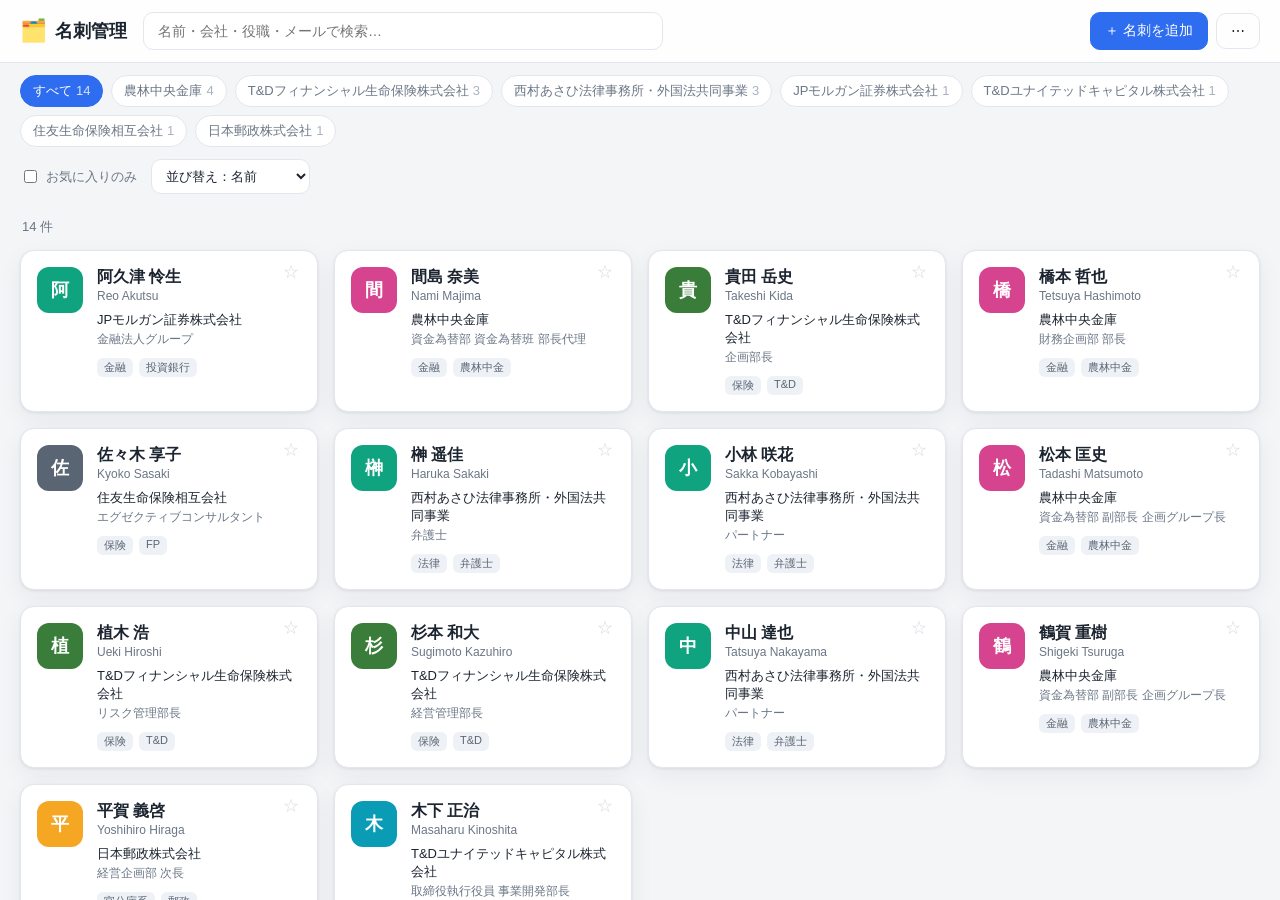
<file: index.html>
<!DOCTYPE html>
<html lang="ja">
<head>
  <meta charset="utf-8" />
  <meta http-equiv="refresh" content="0; url=./meishi/" />
  <title>名刺管理</title>
</head>
<body style="font-family:sans-serif;padding:40px;text-align:center">
  名刺管理アプリへ移動します…
  <p><a href="./meishi/">自動で開かない場合はこちらをタップ</a></p>
</body>
</html>
</file>
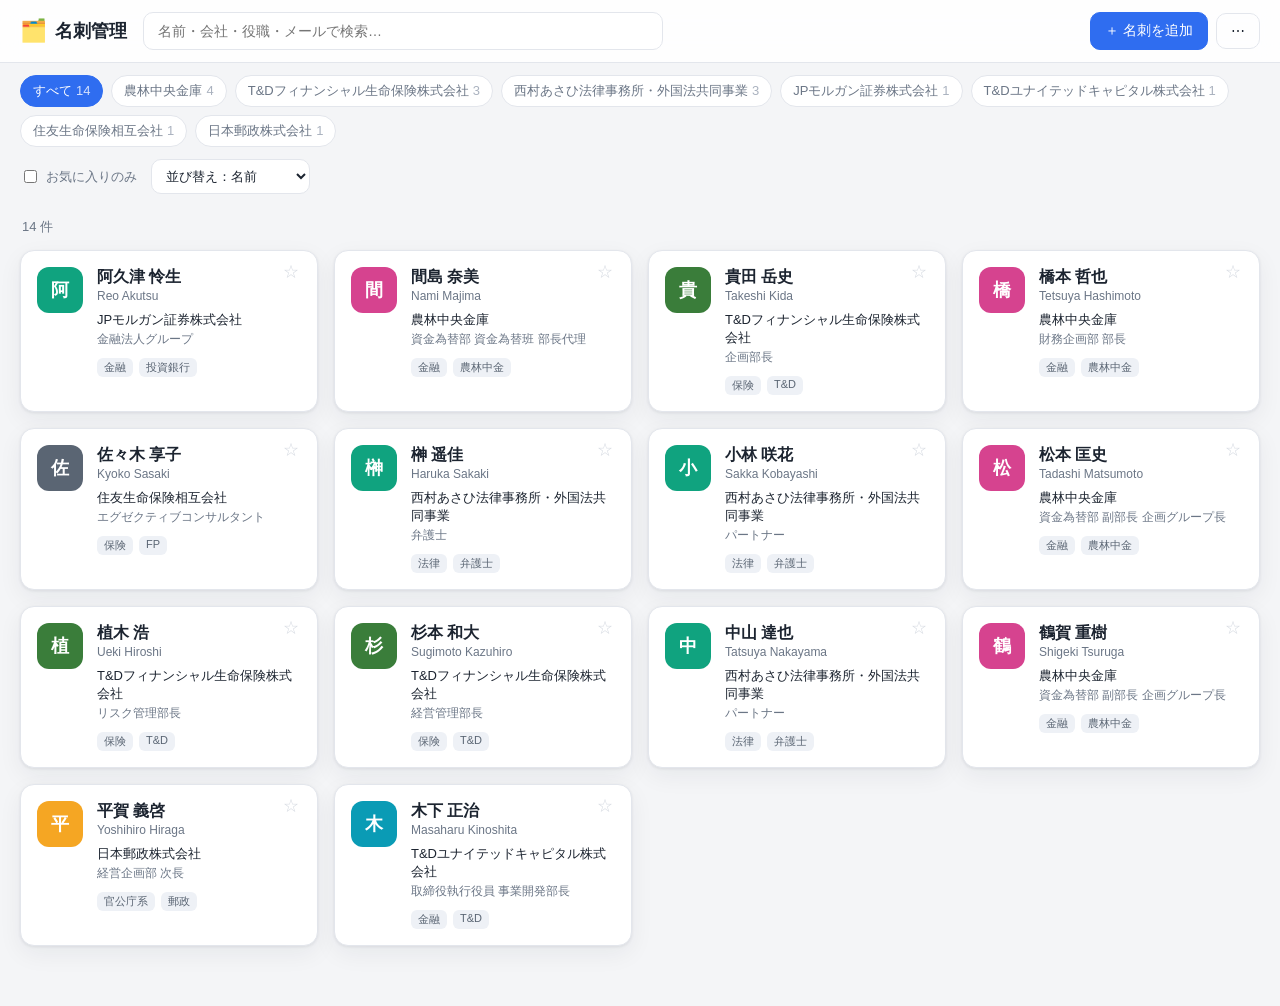
<file: meishi/index.html>
<!DOCTYPE html>
<html lang="ja">
<head>
  <meta charset="UTF-8" />
  <meta name="viewport" content="width=device-width, initial-scale=1.0" />
  <title>名刺管理 — Meishi</title>
  <link rel="stylesheet" href="app.css" />
</head>
<body>
  <header class="topbar">
    <div class="brand">
      <span class="logo">🗂️</span>
      <h1>名刺管理</h1>
    </div>
    <div class="search">
      <input id="search" type="search" placeholder="名前・会社・役職・メールで検索…" autocomplete="off" />
    </div>
    <div class="actions">
      <button id="addBtn" class="btn primary">＋ 名刺を追加</button>
      <div class="menu">
        <button id="menuBtn" class="btn ghost" aria-label="メニュー">⋯</button>
        <div id="menuPanel" class="menu-panel hidden">
          <button id="exportBtn">バックアップを書き出す（JSON）</button>
          <button id="importBtn">バックアップを読み込む（JSON）</button>
          <button id="resetBtn" class="danger">サンプルデータに戻す</button>
        </div>
      </div>
    </div>
  </header>

  <nav class="filters">
    <div id="companyChips" class="chips"></div>
    <div class="toolbar">
      <label class="fav-toggle">
        <input type="checkbox" id="favOnly" /> お気に入りのみ
      </label>
      <select id="sort">
        <option value="name">並び替え：名前</option>
        <option value="company">並び替え：会社</option>
        <option value="recent">並び替え：最近追加</option>
      </select>
    </div>
  </nav>

  <main>
    <div id="count" class="count"></div>
    <div id="grid" class="grid"></div>
    <div id="empty" class="empty hidden">
      <p>該当する名刺がありません。</p>
    </div>
  </main>

  <!-- 詳細モーダル -->
  <div id="detailModal" class="modal hidden">
    <div class="modal-backdrop" data-close></div>
    <div class="modal-card detail">
      <button class="modal-close" data-close aria-label="閉じる">×</button>
      <div id="detailBody"></div>
      <div class="detail-actions">
        <button id="detailEdit" class="btn">編集</button>
        <button id="detailDelete" class="btn danger">削除</button>
      </div>
    </div>
  </div>

  <!-- 編集／追加モーダル -->
  <div id="formModal" class="modal hidden">
    <div class="modal-backdrop" data-close></div>
    <div class="modal-card">
      <button class="modal-close" data-close aria-label="閉じる">×</button>
      <h2 id="formTitle">名刺を追加</h2>
      <form id="cardForm">
        <div class="form-grid">
          <label>氏名（日本語）<input name="nameJa" required /></label>
          <label>Name (English)<input name="nameEn" /></label>
          <label>会社名（日本語）<input name="companyJa" /></label>
          <label>Company (English)<input name="companyEn" /></label>
          <label>役職（日本語）<input name="titleJa" /></label>
          <label>Title (English)<input name="titleEn" /></label>
          <label>部署（日本語）<input name="departmentJa" /></label>
          <label>Department (English)<input name="departmentEn" /></label>
          <label class="full">資格・メンバーシップ<input name="qualifications" /></label>
          <label>メール<input name="email" type="email" /></label>
          <label>Webサイト<input name="website" /></label>
          <label>電話<input name="phone" /></label>
          <label>電話（その他）<input name="phoneSub" /></label>
          <label>携帯<input name="mobile" /></label>
          <label>FAX<input name="fax" /></label>
          <label>郵便番号<input name="postalCode" /></label>
          <label class="full">住所（日本語）<input name="addressJa" /></label>
          <label class="full">Address (English)<input name="addressEn" /></label>
          <label class="full">タグ（カンマ区切り）<input name="tags" placeholder="金融, 弁護士" /></label>
          <label class="full">メモ<textarea name="notes" rows="2"></textarea></label>
        </div>
        <div class="form-actions">
          <button type="button" class="btn ghost" data-close>キャンセル</button>
          <button type="submit" class="btn primary">保存</button>
        </div>
      </form>
    </div>
  </div>

  <input type="file" id="importFile" accept="application/json,.json" class="hidden" />

  <script src="cards.seed.js"></script>
  <script src="app.js"></script>
</body>
</html>
</file>
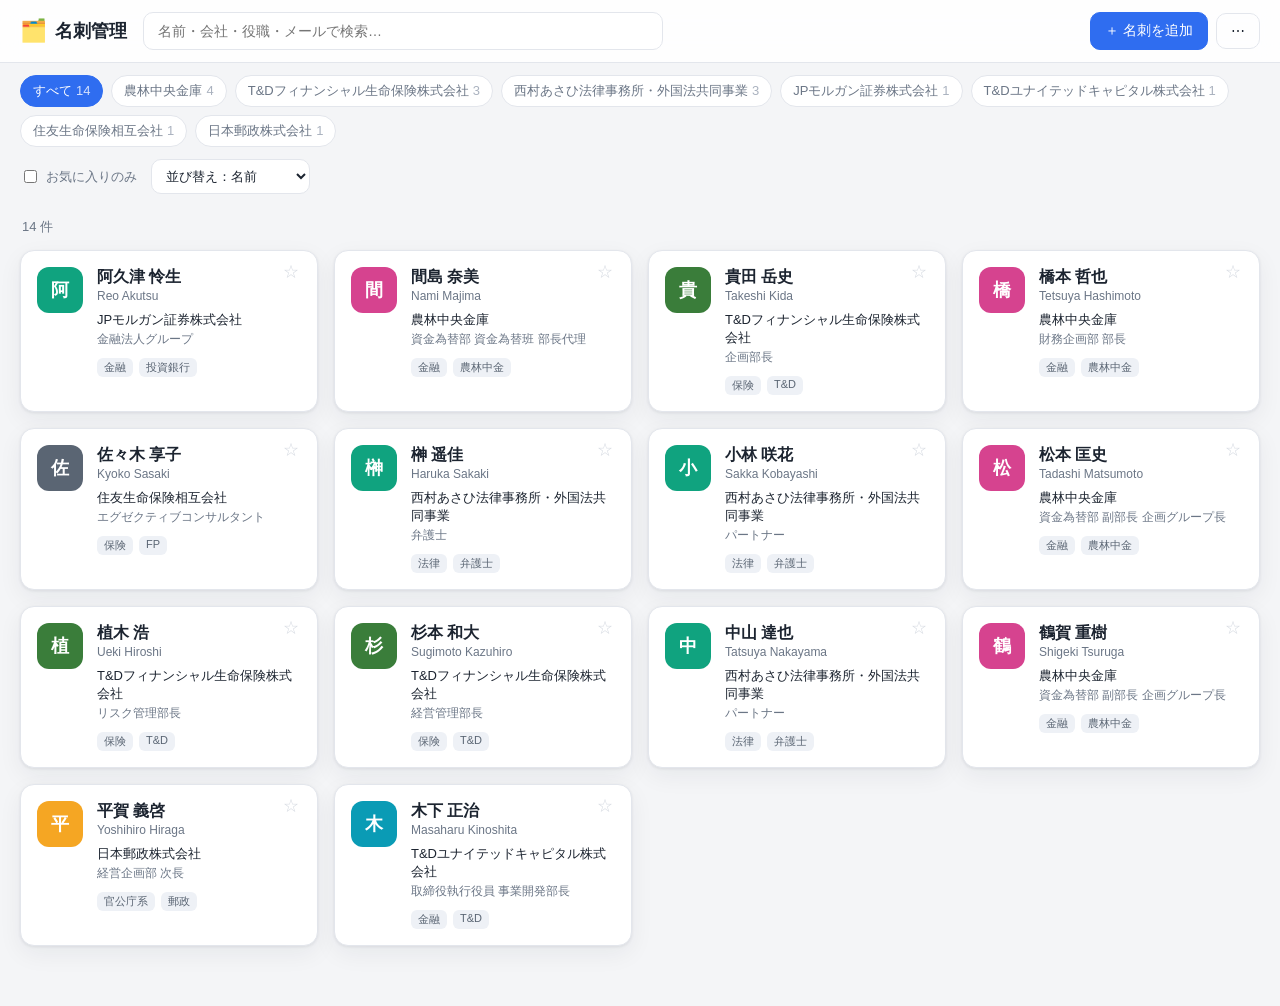
<file: meishi/standalone.html>
<!DOCTYPE html>
<html lang="ja">
<head>
  <meta charset="UTF-8" />
  <meta name="viewport" content="width=device-width, initial-scale=1.0" />
  <title>名刺管理 — Meishi</title>
  <!-- 単一ファイル版: このファイル1つで動きます。ブラウザで開くだけ。 -->
  <style>
:root {
  --bg: #f4f5f7;
  --surface: #ffffff;
  --ink: #1c2430;
  --muted: #6b7686;
  --line: #e3e6ec;
  --brand: #2f6df0;
  --brand-ink: #1b4fc0;
  --danger: #d8443c;
  --radius: 14px;
  --shadow: 0 1px 3px rgba(20,30,50,.08), 0 8px 24px rgba(20,30,50,.06);
  font-family: -apple-system, BlinkMacSystemFont, "Hiragino Kaku Gothic ProN",
    "Hiragino Sans", "Yu Gothic", Meiryo, sans-serif;
}

* { box-sizing: border-box; }
body {
  margin: 0;
  background: var(--bg);
  color: var(--ink);
  -webkit-font-smoothing: antialiased;
}

/* ---- Top bar ---- */
.topbar {
  position: sticky; top: 0; z-index: 20;
  display: flex; align-items: center; gap: 16px;
  padding: 12px 20px;
  background: rgba(255,255,255,.85);
  backdrop-filter: saturate(180%) blur(12px);
  border-bottom: 1px solid var(--line);
}
.brand { display: flex; align-items: center; gap: 8px; }
.brand .logo { font-size: 22px; }
.brand h1 { font-size: 18px; margin: 0; white-space: nowrap; }
.search { flex: 1; }
.search input {
  width: 100%; max-width: 520px;
  padding: 10px 14px; border: 1px solid var(--line);
  border-radius: 10px; font-size: 14px; background: var(--surface);
}
.search input:focus { outline: 2px solid var(--brand); border-color: transparent; }
.actions { display: flex; align-items: center; gap: 8px; position: relative; }

/* ---- Buttons ---- */
.btn {
  border: 1px solid var(--line); background: var(--surface);
  color: var(--ink); padding: 9px 14px; border-radius: 10px;
  font-size: 14px; cursor: pointer; white-space: nowrap;
}
.btn:hover { border-color: #c7ccd6; }
.btn.primary { background: var(--brand); border-color: var(--brand); color: #fff; }
.btn.primary:hover { background: var(--brand-ink); }
.btn.ghost { background: transparent; }
.btn.danger { color: var(--danger); border-color: #f0c6c3; }
.btn.danger:hover { background: #fff0ef; }

.menu { position: relative; }
.menu-panel {
  position: absolute; right: 0; top: 44px;
  background: var(--surface); border: 1px solid var(--line);
  border-radius: 12px; box-shadow: var(--shadow);
  display: flex; flex-direction: column; min-width: 240px; overflow: hidden;
}
.menu-panel button {
  text-align: left; background: none; border: none; padding: 12px 16px;
  font-size: 14px; cursor: pointer; color: var(--ink);
}
.menu-panel button:hover { background: #f3f5f9; }
.menu-panel button.danger { color: var(--danger); }

/* ---- Filters ---- */
.filters {
  display: flex; align-items: center; justify-content: space-between;
  gap: 12px; padding: 12px 20px; flex-wrap: wrap;
}
.chips { display: flex; gap: 8px; flex-wrap: wrap; }
.chip {
  border: 1px solid var(--line); background: var(--surface);
  padding: 6px 12px; border-radius: 999px; font-size: 13px; cursor: pointer;
  color: var(--muted);
}
.chip .n { color: #aab2bf; margin-left: 4px; font-variant-numeric: tabular-nums; }
.chip.active { background: var(--brand); border-color: var(--brand); color: #fff; }
.chip.active .n { color: rgba(255,255,255,.8); }
.toolbar { display: flex; align-items: center; gap: 14px; }
.fav-toggle { font-size: 13px; color: var(--muted); display: flex; align-items: center; gap: 6px; cursor: pointer; }
.toolbar select {
  padding: 8px 10px; border: 1px solid var(--line); border-radius: 10px;
  font-size: 13px; background: var(--surface); color: var(--ink);
}

/* ---- Grid ---- */
main { padding: 8px 20px 60px; }
.count { color: var(--muted); font-size: 13px; margin: 4px 2px 14px; }
.grid {
  display: grid; gap: 16px;
  grid-template-columns: repeat(auto-fill, minmax(280px, 1fr));
}
.card {
  position: relative; background: var(--surface); border: 1px solid var(--line);
  border-radius: var(--radius); padding: 16px; cursor: pointer;
  box-shadow: var(--shadow); transition: transform .08s ease, box-shadow .15s ease;
  display: flex; gap: 14px; align-items: flex-start;
}
.card:hover { transform: translateY(-2px); box-shadow: 0 4px 10px rgba(20,30,50,.1), 0 16px 32px rgba(20,30,50,.08); }
.avatar {
  flex: 0 0 auto; width: 46px; height: 46px; border-radius: 12px;
  display: grid; place-items: center; color: #fff; font-weight: 700; font-size: 18px;
}
.card-main { min-width: 0; flex: 1; }
.card .name { font-size: 16px; font-weight: 700; }
.card .name-en { font-size: 12px; color: var(--muted); margin-top: 1px; }
.card .company { font-size: 13px; margin-top: 8px; color: var(--ink); }
.card .title { font-size: 12px; color: var(--muted); margin-top: 2px;
  overflow: hidden; text-overflow: ellipsis; white-space: nowrap; }
.card .tags { margin-top: 10px; display: flex; gap: 6px; flex-wrap: wrap; }
.tag { font-size: 11px; background: #eef1f6; color: #5a6573; border-radius: 6px; padding: 2px 7px; }
.fav-star {
  position: absolute; top: 12px; right: 12px; font-size: 16px;
  background: none; border: none; cursor: pointer; color: #d8dce3; line-height: 1;
}
.fav-star.on { color: #f5a623; }

.empty { text-align: center; color: var(--muted); padding: 60px 0; }

/* ---- Modal ---- */
.modal { position: fixed; inset: 0; z-index: 50; display: grid; place-items: center; padding: 20px; }
.modal-backdrop { position: absolute; inset: 0; background: rgba(15,22,33,.45); }
.modal-card {
  position: relative; background: var(--surface); border-radius: 16px;
  box-shadow: 0 20px 60px rgba(0,0,0,.3); width: min(640px, 100%);
  max-height: 88vh; overflow: auto; padding: 24px;
}
.modal-close {
  position: absolute; top: 12px; right: 14px; border: none; background: none;
  font-size: 24px; color: var(--muted); cursor: pointer; line-height: 1;
}
.modal-card h2 { margin: 0 0 16px; font-size: 18px; }

/* detail */
.detail-head { display: flex; gap: 16px; align-items: flex-start; margin-bottom: 8px; }
.detail-head .avatar { width: 58px; height: 58px; font-size: 22px; border-radius: 14px; }
.detail-head .name { font-size: 22px; font-weight: 700; }
.detail-head .name-en { color: var(--muted); font-size: 14px; }
.detail-head .company { margin-top: 6px; font-weight: 600; }
.detail-head .company-en { color: var(--muted); font-size: 13px; }
.detail-head .title { color: var(--muted); font-size: 14px; margin-top: 4px; }
.detail dl { display: grid; grid-template-columns: 92px 1fr; gap: 8px 14px; margin: 18px 0 0; }
.detail dt { color: var(--muted); font-size: 13px; }
.detail dd { margin: 0; font-size: 14px; word-break: break-word; }
.detail dd a { color: var(--brand); text-decoration: none; }
.detail dd a:hover { text-decoration: underline; }
.detail .qual { font-size: 13px; }
.detail-actions { display: flex; justify-content: flex-end; gap: 8px; margin-top: 24px;
  border-top: 1px solid var(--line); padding-top: 16px; }
.detail .pair { display: block; }
.detail .pair .en { color: var(--muted); font-size: 12px; }

/* form */
.form-grid { display: grid; grid-template-columns: 1fr 1fr; gap: 12px 16px; }
.form-grid label { display: flex; flex-direction: column; font-size: 12px; color: var(--muted); gap: 5px; }
.form-grid label.full { grid-column: 1 / -1; }
.form-grid input, .form-grid textarea {
  border: 1px solid var(--line); border-radius: 9px; padding: 9px 11px;
  font-size: 14px; color: var(--ink); font-family: inherit; background: #fff;
}
.form-grid input:focus, .form-grid textarea:focus { outline: 2px solid var(--brand); border-color: transparent; }
.form-actions { display: flex; justify-content: flex-end; gap: 8px; margin-top: 20px; }

.hidden { display: none !important; }

@media (max-width: 560px) {
  .brand h1 { display: none; }
  .form-grid { grid-template-columns: 1fr; }
  .topbar { flex-wrap: wrap; }
  .search { order: 3; flex-basis: 100%; }
}

</style>
</head>
<body>
  <header class="topbar">
    <div class="brand">
      <span class="logo">🗂️</span>
      <h1>名刺管理</h1>
    </div>
    <div class="search">
      <input id="search" type="search" placeholder="名前・会社・役職・メールで検索…" autocomplete="off" />
    </div>
    <div class="actions">
      <button id="addBtn" class="btn primary">＋ 名刺を追加</button>
      <div class="menu">
        <button id="menuBtn" class="btn ghost" aria-label="メニュー">⋯</button>
        <div id="menuPanel" class="menu-panel hidden">
          <button id="exportBtn">バックアップを書き出す（JSON）</button>
          <button id="importBtn">バックアップを読み込む（JSON）</button>
          <button id="resetBtn" class="danger">サンプルデータに戻す</button>
        </div>
      </div>
    </div>
  </header>

  <nav class="filters">
    <div id="companyChips" class="chips"></div>
    <div class="toolbar">
      <label class="fav-toggle">
        <input type="checkbox" id="favOnly" /> お気に入りのみ
      </label>
      <select id="sort">
        <option value="name">並び替え：名前</option>
        <option value="company">並び替え：会社</option>
        <option value="recent">並び替え：最近追加</option>
      </select>
    </div>
  </nav>

  <main>
    <div id="count" class="count"></div>
    <div id="grid" class="grid"></div>
    <div id="empty" class="empty hidden">
      <p>該当する名刺がありません。</p>
    </div>
  </main>

  <!-- 詳細モーダル -->
  <div id="detailModal" class="modal hidden">
    <div class="modal-backdrop" data-close></div>
    <div class="modal-card detail">
      <button class="modal-close" data-close aria-label="閉じる">×</button>
      <div id="detailBody"></div>
      <div class="detail-actions">
        <button id="detailEdit" class="btn">編集</button>
        <button id="detailDelete" class="btn danger">削除</button>
      </div>
    </div>
  </div>

  <!-- 編集／追加モーダル -->
  <div id="formModal" class="modal hidden">
    <div class="modal-backdrop" data-close></div>
    <div class="modal-card">
      <button class="modal-close" data-close aria-label="閉じる">×</button>
      <h2 id="formTitle">名刺を追加</h2>
      <form id="cardForm">
        <div class="form-grid">
          <label>氏名（日本語）<input name="nameJa" required /></label>
          <label>Name (English)<input name="nameEn" /></label>
          <label>会社名（日本語）<input name="companyJa" /></label>
          <label>Company (English)<input name="companyEn" /></label>
          <label>役職（日本語）<input name="titleJa" /></label>
          <label>Title (English)<input name="titleEn" /></label>
          <label>部署（日本語）<input name="departmentJa" /></label>
          <label>Department (English)<input name="departmentEn" /></label>
          <label class="full">資格・メンバーシップ<input name="qualifications" /></label>
          <label>メール<input name="email" type="email" /></label>
          <label>Webサイト<input name="website" /></label>
          <label>電話<input name="phone" /></label>
          <label>電話（その他）<input name="phoneSub" /></label>
          <label>携帯<input name="mobile" /></label>
          <label>FAX<input name="fax" /></label>
          <label>郵便番号<input name="postalCode" /></label>
          <label class="full">住所（日本語）<input name="addressJa" /></label>
          <label class="full">Address (English)<input name="addressEn" /></label>
          <label class="full">タグ（カンマ区切り）<input name="tags" placeholder="金融, 弁護士" /></label>
          <label class="full">メモ<textarea name="notes" rows="2"></textarea></label>
        </div>
        <div class="form-actions">
          <button type="button" class="btn ghost" data-close>キャンセル</button>
          <button type="submit" class="btn primary">保存</button>
        </div>
      </form>
    </div>
  </div>

  <input type="file" id="importFile" accept="application/json,.json" class="hidden" />

  <script>
// 初期サンプルデータ（受け取った名刺をデジタル化したもの）。
// 日英が表裏セットの名刺は、JA / EN の両フィールドにまとめています。
// このファイルは「サンプルに戻す」操作の元データとしても使われます。
window.MEISHI_SEED = [
  {
    nameJa: "中山 達也", nameEn: "Tatsuya Nakayama",
    companyJa: "西村あさひ法律事務所・外国法共同事業",
    companyEn: "Nishimura & Asahi (Gaikokuho Kyodo Jigyo)",
    titleJa: "パートナー", titleEn: "Partner",
    departmentJa: "", departmentEn: "",
    qualifications: "弁護士・ニューヨーク州弁護士 / Attorney-at-Law, Admitted in Japan & New York",
    email: "ta.nakayama@nishimura.com",
    phone: "03-6250-6347", phoneSub: "03-6250-6200（代表）", fax: "03-6250-7200", mobile: "",
    postalCode: "100-8124",
    addressJa: "東京都千代田区大手町1-1-2 大手門タワー",
    addressEn: "Otemon Tower, 1-1-2 Otemachi, Chiyoda-ku, Tokyo 100-8124, Japan",
    website: "https://www.nishimura.com/",
    tags: ["法律", "弁護士"], notes: "", favorite: false
  },
  {
    nameJa: "小林 咲花", nameEn: "Sakka Kobayashi",
    companyJa: "西村あさひ法律事務所・外国法共同事業",
    companyEn: "Nishimura & Asahi (Gaikokuho Kyodo Jigyo)",
    titleJa: "パートナー", titleEn: "Partner",
    departmentJa: "", departmentEn: "",
    qualifications: "弁護士（日本、ニューヨーク州及びテキサス州） / Attorney-at-Law, Admitted in Japan, New York & Texas",
    email: "s.kobayashi@nishimura.com",
    phone: "03-6250-6605", phoneSub: "03-6250-6200（代表）", fax: "03-6250-7200", mobile: "",
    postalCode: "100-8124",
    addressJa: "東京都千代田区大手町1-1-2 大手門タワー",
    addressEn: "Otemon Tower, 1-1-2 Otemachi, Chiyoda-ku, Tokyo 100-8124, Japan",
    website: "https://www.nishimura.com/",
    tags: ["法律", "弁護士"], notes: "", favorite: false
  },
  {
    nameJa: "榊 遥佳", nameEn: "Haruka Sakaki",
    companyJa: "西村あさひ法律事務所・外国法共同事業",
    companyEn: "Nishimura & Asahi (Gaikokuho Kyodo Jigyo)",
    titleJa: "弁護士", titleEn: "Attorney-at-Law",
    departmentJa: "", departmentEn: "",
    qualifications: "",
    email: "h.sakaki@nishimura.com",
    phone: "03-6250-7561（直通）", phoneSub: "", fax: "", mobile: "",
    postalCode: "100-8124",
    addressJa: "東京都千代田区大手町1-1-2 大手門タワー",
    addressEn: "Otemon Tower, 1-1-2 Otemachi, Chiyoda-ku, Tokyo 100-8124, Japan",
    website: "https://www.nishimura.com/",
    tags: ["法律", "弁護士"], notes: "", favorite: false
  },
  {
    nameJa: "佐々木 享子", nameEn: "Kyoko Sasaki",
    companyJa: "住友生命保険相互会社",
    companyEn: "Sumitomo Life Insurance Company",
    titleJa: "エグゼクティブコンサルタント", titleEn: "",
    departmentJa: "東京本社すみれい事業部 FP営業課", departmentEn: "",
    qualifications: "2級ファイナンシャル・プランニング技能士 / 2025年度MDRT成績資格終身会員 / Court of the Table 会員",
    email: "sasaki-kyouko@sumisei.jp",
    phone: "03-3588-0601", phoneSub: "03-3588-0602", fax: "03-3588-0726", mobile: "",
    postalCode: "",
    addressJa: "東京都港区赤坂3-3-3 住友生命赤坂ビル3F",
    addressEn: "",
    website: "",
    tags: ["保険", "FP"], notes: "日本語名刺のみ受領。", favorite: false
  },
  {
    nameJa: "植木 浩", nameEn: "Ueki Hiroshi",
    companyJa: "T&Dフィナンシャル生命保険株式会社",
    companyEn: "T&D Financial Life Insurance Company",
    titleJa: "リスク管理部長", titleEn: "Senior Manager",
    departmentJa: "保険計理人", departmentEn: "Risk Management Division",
    qualifications: "FIAJ / 日本アクチュアリー会正会員 / 公認内部監査人（CIA） / 公認情報システム監査人（CISA）",
    email: "ueki.hiroshi@tdf-life.co.jp",
    phone: "050-1730-9403", phoneSub: "", fax: "", mobile: "",
    postalCode: "105-0023",
    addressJa: "東京都港区芝浦1-1-1",
    addressEn: "1-1-1, Shibaura, Minato-ku, Tokyo, 105-0023, Japan",
    website: "https://www.tdf-life.co.jp/",
    tags: ["保険", "T&D"], notes: "", favorite: false
  },
  {
    nameJa: "杉本 和大", nameEn: "Sugimoto Kazuhiro",
    companyJa: "T&Dフィナンシャル生命保険株式会社",
    companyEn: "T&D Financial Life Insurance Company",
    titleJa: "経営管理部長", titleEn: "General Manager",
    departmentJa: "", departmentEn: "Finance & Accounting Department",
    qualifications: "F.I.A.J. / 日本アクチュアリー会正会員",
    email: "sugimoto.kazuhiro@tdf-life.co.jp",
    phone: "03-6745-6812", phoneSub: "", fax: "", mobile: "050-1730-9414（直通）",
    postalCode: "105-0023",
    addressJa: "東京都港区芝浦1-1-1",
    addressEn: "1-1-1, Shibaura, Minato-ku, Tokyo 105-0023, Japan",
    website: "https://www.tdf-life.co.jp/",
    tags: ["保険", "T&D"], notes: "", favorite: false
  },
  {
    nameJa: "貴田 岳史", nameEn: "Takeshi Kida",
    companyJa: "T&Dフィナンシャル生命保険株式会社",
    companyEn: "T&D Financial Life Insurance Company",
    titleJa: "企画部長", titleEn: "",
    departmentJa: "", departmentEn: "",
    qualifications: "",
    email: "kida.takeshi.30@tdf-life.co.jp",
    phone: "03-6745-6808", phoneSub: "", fax: "", mobile: "",
    postalCode: "105-0023",
    addressJa: "東京都港区芝浦1丁目1番1号",
    addressEn: "",
    website: "https://www.tdf-life.co.jp/",
    tags: ["保険", "T&D"], notes: "日本語名刺のみ受領。", favorite: false
  },
  {
    nameJa: "木下 正治", nameEn: "Masaharu Kinoshita",
    companyJa: "T&Dユナイテッドキャピタル株式会社",
    companyEn: "T&D United Capital Co., Ltd",
    titleJa: "取締役執行役員 事業開発部長", titleEn: "Board Director and Executive Officer",
    departmentJa: "", departmentEn: "Managing Director and Head of Business Development",
    qualifications: "CMA",
    email: "masaharu.kinoshita@tduc.co.jp",
    phone: "03-3272-6864", phoneSub: "masaharu.kinoshita@td-holdings.co.jp（メール）", fax: "", mobile: "050-3628-7117",
    postalCode: "103-6031",
    addressJa: "東京都中央区日本橋2丁目7番1号",
    addressEn: "7-1, Nohonbashi 2-chome, Chuo-ku, Tokyo 103-6031, Japan",
    website: "",
    tags: ["金融", "T&D"], notes: "", favorite: false
  },
  {
    nameJa: "松本 匡史", nameEn: "Tadashi Matsumoto",
    companyJa: "農林中央金庫",
    companyEn: "The Norinchukin Bank",
    titleJa: "資金為替部 副部長 企画グループ長", titleEn: "Global Co-Head of Treasury & Forex Division",
    departmentJa: "資金為替部", departmentEn: "Treasury & Forex Division",
    qualifications: "",
    email: "tadashi_matsumoto@nochubank.or.jp",
    phone: "050-3123-5551", phoneSub: "", fax: "", mobile: "",
    postalCode: "100-8155",
    addressJa: "東京都千代田区大手町1-2-1 Otemachi One タワー",
    addressEn: "1-2-1, Otemachi, Chiyoda-ku, Tokyo, 100-8155, Japan",
    website: "https://www.nochubank.or.jp/",
    tags: ["金融", "農林中金"], notes: "", favorite: false
  },
  {
    nameJa: "間島 奈美", nameEn: "Nami Majima",
    companyJa: "農林中央金庫",
    companyEn: "The Norinchukin Bank",
    titleJa: "資金為替部 資金為替班 部長代理", titleEn: "Senior Manager, Money Markets & Forex",
    departmentJa: "グローバル・インベストメンツ本部", departmentEn: "Treasury & Forex Division, Global Investments",
    qualifications: "",
    email: "n-majima@nochubank.or.jp",
    phone: "03-6362-7106", phoneSub: "", fax: "", mobile: "",
    postalCode: "100-8155",
    addressJa: "東京都千代田区大手町一丁目2番1号 Otemachi One タワー",
    addressEn: "2-1, Otemachi 1-chome, Chiyoda-ku, Tokyo 100-8155, Japan",
    website: "https://www.nochubank.or.jp/",
    tags: ["金融", "農林中金"], notes: "", favorite: false
  },
  {
    nameJa: "橋本 哲也", nameEn: "Tetsuya Hashimoto",
    companyJa: "農林中央金庫",
    companyEn: "The Norinchukin Bank",
    titleJa: "財務企画部 部長", titleEn: "General Manager",
    departmentJa: "財務企画部", departmentEn: "Financial Planning and Control Division",
    qualifications: "",
    email: "t-hashimoto@nochubank.or.jp",
    phone: "050-3123-5622", phoneSub: "", fax: "", mobile: "",
    postalCode: "100-8155",
    addressJa: "東京都千代田区大手町1-2-1 Otemachi One タワー",
    addressEn: "1-2-1, Otemachi, Chiyoda-ku, Tokyo, 100-8155, Japan",
    website: "https://www.nochubank.or.jp/",
    tags: ["金融", "農林中金"], notes: "", favorite: false
  },
  {
    nameJa: "鶴賀 重樹", nameEn: "Shigeki Tsuruga",
    companyJa: "農林中央金庫",
    companyEn: "The Norinchukin Bank",
    titleJa: "資金為替部 副部長 企画グループ長", titleEn: "Global Head of Treasury & Forex Division",
    departmentJa: "資金為替部", departmentEn: "Treasury & Forex Division",
    qualifications: "",
    email: "stsuruga@nochubank.or.jp",
    phone: "050-3853-0271", phoneSub: "", fax: "", mobile: "",
    postalCode: "100-8155",
    addressJa: "東京都千代田区大手町一丁目2番1号 Otemachi One タワー",
    addressEn: "2-1, Otemachi 1-chome, Chiyoda-ku, Tokyo 100-8155, Japan",
    website: "https://www.nochubank.or.jp/",
    tags: ["金融", "農林中金"], notes: "", favorite: false
  },
  {
    nameJa: "阿久津 怜生", nameEn: "Reo Akutsu",
    companyJa: "JPモルガン証券株式会社",
    companyEn: "JPMorgan Securities Japan Co., Ltd.",
    titleJa: "金融法人グループ", titleEn: "Financial Institutions Group",
    departmentJa: "投資銀行本部 投資銀行部", departmentEn: "Investment Banking, Investment Banking Division",
    qualifications: "",
    email: "reo.akutsu@jpmorgan.com",
    phone: "03-6736-1204", phoneSub: "", fax: "", mobile: "",
    postalCode: "100-6432",
    addressJa: "東京都千代田区丸の内2丁目7番3号 東京ビルディング",
    addressEn: "Tokyo Building, 7-3, Marunouchi 2-chome, Chiyoda-ku, Tokyo 100-6432",
    website: "https://www.jpmorgan.com/",
    tags: ["金融", "投資銀行"], notes: "", favorite: false
  },
  {
    nameJa: "平賀 義啓", nameEn: "Yoshihiro Hiraga",
    companyJa: "日本郵政株式会社",
    companyEn: "Japan Post Holdings Co., Ltd.",
    titleJa: "経営企画部 次長", titleEn: "",
    departmentJa: "経営企画部", departmentEn: "",
    qualifications: "",
    email: "yoshihiro.hiraga.xr@jp-holdings.jp",
    phone: "03-3477-0213", phoneSub: "03-3477-0222（直通・内線312855）", fax: "", mobile: "",
    postalCode: "100-8791",
    addressJa: "東京都千代田区大手町二丁目3番1号",
    addressEn: "",
    website: "https://www.japanpost.jp/",
    tags: ["官公庁系", "郵政"], notes: "日本語名刺のみ受領。", favorite: false
  }
];

</script>
  <script>
/* 名刺管理 — 依存ゼロのローカルアプリ。
 * データは localStorage に保存。初回起動時に cards.seed.js から取り込みます。 */
(() => {
  "use strict";

  const STORAGE_KEY = "meishi.cards.v1";
  const AVATAR_COLORS = ["#2f6df0", "#10a37f", "#e0584b", "#7b61ff", "#f5a623",
    "#0a9bb5", "#d6438f", "#5a6573", "#3a7d3a", "#c2772a"];

  // ---- state ----
  let cards = [];
  let activeCompany = "all";
  let query = "";
  let favOnly = false;
  let sortBy = "name";

  // ---- persistence ----
  const uid = () => Date.now().toString(36) + Math.random().toString(36).slice(2, 7);

  function normalize(c) {
    return Object.assign({
      id: uid(), nameJa: "", nameEn: "", companyJa: "", companyEn: "",
      titleJa: "", titleEn: "", departmentJa: "", departmentEn: "",
      qualifications: "", email: "", website: "", phone: "", phoneSub: "",
      mobile: "", fax: "", postalCode: "", addressJa: "", addressEn: "",
      tags: [], notes: "", favorite: false, createdAt: Date.now()
    }, c);
  }

  function load() {
    const raw = localStorage.getItem(STORAGE_KEY);
    if (raw) {
      try { cards = JSON.parse(raw).map(normalize); return; } catch (e) { /* fall through */ }
    }
    seed();
  }

  function seed() {
    const src = window.MEISHI_SEED || [];
    cards = src.map((c, i) => normalize(Object.assign({ createdAt: Date.now() + i }, c)));
    save();
  }

  function save() { localStorage.setItem(STORAGE_KEY, JSON.stringify(cards)); }

  // ---- helpers ----
  const $ = (sel) => document.querySelector(sel);
  const esc = (s) => String(s == null ? "" : s).replace(/[&<>"']/g,
    (m) => ({ "&": "&amp;", "<": "&lt;", ">": "&gt;", '"': "&quot;", "'": "&#39;" }[m]));

  function initials(c) {
    const n = (c.nameJa || c.nameEn || "?").trim();
    // 日本語: 姓の1文字目。英語: 各単語の頭文字。
    if (/[　-鿿＀-￯]/.test(n)) return n.replace(/\s/g, "").slice(0, 1);
    return n.split(/\s+/).map((w) => w[0]).slice(0, 2).join("").toUpperCase();
  }

  function colorFor(c) {
    const key = c.companyJa || c.companyEn || c.nameJa || "";
    let h = 0;
    for (let i = 0; i < key.length; i++) h = (h * 31 + key.charCodeAt(i)) >>> 0;
    return AVATAR_COLORS[h % AVATAR_COLORS.length];
  }

  function companyLabel(c) { return c.companyJa || c.companyEn || "（会社未設定）"; }

  function searchBlob(c) {
    return [c.nameJa, c.nameEn, c.companyJa, c.companyEn, c.titleJa, c.titleEn,
      c.departmentJa, c.departmentEn, c.email, c.qualifications, c.notes,
      (c.tags || []).join(" ")].join(" ").toLowerCase();
  }

  // ---- rendering ----
  function visibleCards() {
    let list = cards.slice();
    if (activeCompany !== "all") list = list.filter((c) => companyLabel(c) === activeCompany);
    if (favOnly) list = list.filter((c) => c.favorite);
    if (query) {
      const q = query.toLowerCase();
      list = list.filter((c) => searchBlob(c).includes(q));
    }
    const coll = new Intl.Collator("ja");
    list.sort((a, b) => {
      if (sortBy === "recent") return b.createdAt - a.createdAt;
      if (sortBy === "company") {
        const c = coll.compare(companyLabel(a), companyLabel(b));
        if (c !== 0) return c;
      }
      return coll.compare(a.nameJa || a.nameEn, b.nameJa || b.nameEn);
    });
    return list;
  }

  function renderChips() {
    const counts = new Map();
    cards.forEach((c) => {
      const k = companyLabel(c);
      counts.set(k, (counts.get(k) || 0) + 1);
    });
    const sorted = [...counts.entries()].sort((a, b) => b[1] - a[1] || a[0].localeCompare(b[0], "ja"));
    const chips = [`<button class="chip ${activeCompany === "all" ? "active" : ""}" data-company="all">すべて<span class="n">${cards.length}</span></button>`];
    sorted.forEach(([name, n]) => {
      chips.push(`<button class="chip ${activeCompany === name ? "active" : ""}" data-company="${esc(name)}">${esc(name)}<span class="n">${n}</span></button>`);
    });
    $("#companyChips").innerHTML = chips.join("");
  }

  function cardHTML(c) {
    const tags = (c.tags || []).map((t) => `<span class="tag">${esc(t)}</span>`).join("");
    return `<article class="card" data-id="${c.id}">
      <button class="fav-star ${c.favorite ? "on" : ""}" data-fav="${c.id}" title="お気に入り">${c.favorite ? "★" : "☆"}</button>
      <div class="avatar" style="background:${colorFor(c)}">${esc(initials(c))}</div>
      <div class="card-main">
        <div class="name">${esc(c.nameJa || c.nameEn)}</div>
        ${c.nameEn && c.nameJa ? `<div class="name-en">${esc(c.nameEn)}</div>` : ""}
        <div class="company">${esc(companyLabel(c))}</div>
        <div class="title">${esc(c.titleJa || c.titleEn || "")}</div>
        ${tags ? `<div class="tags">${tags}</div>` : ""}
      </div>
    </article>`;
  }

  function render() {
    renderChips();
    const list = visibleCards();
    $("#grid").innerHTML = list.map(cardHTML).join("");
    $("#count").textContent = `${list.length} 件${activeCompany !== "all" ? `（${activeCompany}）` : ""}`;
    $("#empty").classList.toggle("hidden", list.length > 0);
  }

  // ---- detail ----
  let currentId = null;

  function pair(ja, en) {
    if (!ja && !en) return "";
    return `<span class="pair">${esc(ja || en)}${ja && en ? `<span class="en">${esc(en)}</span>` : ""}</span>`;
  }

  function row(label, value) {
    return value ? `<dt>${label}</dt><dd>${value}</dd>` : "";
  }

  function openDetail(id) {
    const c = cards.find((x) => x.id === id);
    if (!c) return;
    currentId = id;
    const tel = (v) => v ? `<a href="tel:${esc(String(v).replace(/[^0-9+]/g, ""))}">${esc(v)}</a>` : "";
    const phones = [c.phone, c.phoneSub, c.mobile && `携帯: ${c.mobile}`, c.fax && `FAX: ${c.fax}`]
      .filter(Boolean).map((p) => tel(p)).join("<br>");
    const addr = pair(
      (c.postalCode ? "〒" + c.postalCode + " " : "") + (c.addressJa || ""),
      c.addressEn
    );
    $("#detailBody").innerHTML = `
      <div class="detail-head">
        <div class="avatar" style="background:${colorFor(c)}">${esc(initials(c))}</div>
        <div>
          <div class="name">${esc(c.nameJa || c.nameEn)}</div>
          ${c.nameEn && c.nameJa ? `<div class="name-en">${esc(c.nameEn)}</div>` : ""}
          <div class="company">${esc(c.companyJa || c.companyEn)}</div>
          ${c.companyEn && c.companyJa ? `<div class="company-en">${esc(c.companyEn)}</div>` : ""}
          <div class="title">${esc([c.departmentJa, c.titleJa].filter(Boolean).join(" / "))}</div>
          ${(c.titleEn || c.departmentEn) ? `<div class="title">${esc([c.departmentEn, c.titleEn].filter(Boolean).join(" / "))}</div>` : ""}
        </div>
      </div>
      <dl>
        ${row("資格", c.qualifications ? `<span class="qual">${esc(c.qualifications)}</span>` : "")}
        ${row("メール", c.email ? `<a href="mailto:${esc(c.email)}">${esc(c.email)}</a>` : "")}
        ${row("電話", phones)}
        ${row("住所", addr)}
        ${row("Web", c.website ? `<a href="${esc(c.website)}" target="_blank" rel="noopener">${esc(c.website)}</a>` : "")}
        ${row("タグ", (c.tags || []).map((t) => `<span class="tag">${esc(t)}</span>`).join(" "))}
        ${row("メモ", c.notes ? esc(c.notes).replace(/\n/g, "<br>") : "")}
      </dl>`;
    show("#detailModal");
  }

  // ---- form ----
  let editingId = null;

  function openForm(id) {
    editingId = id || null;
    const form = $("#cardForm");
    form.reset();
    $("#formTitle").textContent = id ? "名刺を編集" : "名刺を追加";
    if (id) {
      const c = cards.find((x) => x.id === id);
      Object.keys(c).forEach((k) => {
        if (form.elements[k]) {
          form.elements[k].value = k === "tags" ? (c.tags || []).join(", ") : (c[k] || "");
        }
      });
    }
    show("#formModal");
    setTimeout(() => form.elements["nameJa"].focus(), 50);
  }

  function submitForm(e) {
    e.preventDefault();
    const fd = new FormData(e.target);
    const data = Object.fromEntries(fd.entries());
    data.tags = (data.tags || "").split(",").map((s) => s.trim()).filter(Boolean);
    if (editingId) {
      const c = cards.find((x) => x.id === editingId);
      Object.assign(c, data);
    } else {
      cards.push(normalize(Object.assign({ createdAt: Date.now() }, data)));
    }
    save();
    render();
    hide("#formModal");
  }

  // ---- modals ----
  function show(sel) { $(sel).classList.remove("hidden"); }
  function hide(sel) { $(sel).classList.add("hidden"); }

  // ---- import / export ----
  function exportJSON() {
    const blob = new Blob([JSON.stringify(cards, null, 2)], { type: "application/json" });
    const a = document.createElement("a");
    a.href = URL.createObjectURL(blob);
    a.download = `meishi-backup-${new Date().toISOString().slice(0, 10)}.json`;
    a.click();
    URL.revokeObjectURL(a.href);
  }

  function importJSON(file) {
    const reader = new FileReader();
    reader.onload = () => {
      try {
        const data = JSON.parse(reader.result);
        if (!Array.isArray(data)) throw new Error("配列ではありません");
        if (!confirm(`${data.length} 件を読み込みます。現在のデータは置き換えられます。よろしいですか？`)) return;
        cards = data.map(normalize);
        save();
        activeCompany = "all";
        render();
      } catch (err) {
        alert("読み込みに失敗しました: " + err.message);
      }
    };
    reader.readAsText(file);
  }

  // ---- events ----
  function bind() {
    $("#search").addEventListener("input", (e) => { query = e.target.value.trim(); render(); });
    $("#favOnly").addEventListener("change", (e) => { favOnly = e.target.checked; render(); });
    $("#sort").addEventListener("change", (e) => { sortBy = e.target.value; render(); });
    $("#addBtn").addEventListener("click", () => openForm(null));

    $("#companyChips").addEventListener("click", (e) => {
      const chip = e.target.closest(".chip");
      if (!chip) return;
      activeCompany = chip.dataset.company;
      render();
    });

    $("#grid").addEventListener("click", (e) => {
      const fav = e.target.closest("[data-fav]");
      if (fav) {
        const c = cards.find((x) => x.id === fav.dataset.fav);
        c.favorite = !c.favorite; save(); render();
        return;
      }
      const card = e.target.closest(".card");
      if (card) openDetail(card.dataset.id);
    });

    // menu
    $("#menuBtn").addEventListener("click", (e) => {
      e.stopPropagation();
      $("#menuPanel").classList.toggle("hidden");
    });
    document.addEventListener("click", () => $("#menuPanel").classList.add("hidden"));
    $("#menuPanel").addEventListener("click", (e) => e.stopPropagation());
    $("#exportBtn").addEventListener("click", () => { exportJSON(); $("#menuPanel").classList.add("hidden"); });
    $("#importBtn").addEventListener("click", () => $("#importFile").click());
    $("#importFile").addEventListener("change", (e) => { if (e.target.files[0]) importJSON(e.target.files[0]); e.target.value = ""; });
    $("#resetBtn").addEventListener("click", () => {
      if (confirm("サンプルデータに戻します。現在の変更は失われます。よろしいですか？")) {
        seed(); activeCompany = "all"; render();
      }
    });

    // detail actions
    $("#detailEdit").addEventListener("click", () => { hide("#detailModal"); openForm(currentId); });
    $("#detailDelete").addEventListener("click", () => {
      const c = cards.find((x) => x.id === currentId);
      if (c && confirm(`「${c.nameJa || c.nameEn}」を削除しますか？`)) {
        cards = cards.filter((x) => x.id !== currentId);
        save(); render(); hide("#detailModal");
      }
    });

    // form
    $("#cardForm").addEventListener("submit", submitForm);

    // close handlers
    document.querySelectorAll("[data-close]").forEach((el) =>
      el.addEventListener("click", () => { hide("#detailModal"); hide("#formModal"); }));
    document.addEventListener("keydown", (e) => {
      if (e.key === "Escape") { hide("#detailModal"); hide("#formModal"); }
    });
  }

  // ---- init ----
  load();
  bind();
  render();
})();

</script>
</body>
</html>
</file>
<file: meishi/app.css>
:root {
  --bg: #f4f5f7;
  --surface: #ffffff;
  --ink: #1c2430;
  --muted: #6b7686;
  --line: #e3e6ec;
  --brand: #2f6df0;
  --brand-ink: #1b4fc0;
  --danger: #d8443c;
  --radius: 14px;
  --shadow: 0 1px 3px rgba(20,30,50,.08), 0 8px 24px rgba(20,30,50,.06);
  font-family: -apple-system, BlinkMacSystemFont, "Hiragino Kaku Gothic ProN",
    "Hiragino Sans", "Yu Gothic", Meiryo, sans-serif;
}

* { box-sizing: border-box; }
body {
  margin: 0;
  background: var(--bg);
  color: var(--ink);
  -webkit-font-smoothing: antialiased;
}

/* ---- Top bar ---- */
.topbar {
  position: sticky; top: 0; z-index: 20;
  display: flex; align-items: center; gap: 16px;
  padding: 12px 20px;
  background: rgba(255,255,255,.85);
  backdrop-filter: saturate(180%) blur(12px);
  border-bottom: 1px solid var(--line);
}
.brand { display: flex; align-items: center; gap: 8px; }
.brand .logo { font-size: 22px; }
.brand h1 { font-size: 18px; margin: 0; white-space: nowrap; }
.search { flex: 1; }
.search input {
  width: 100%; max-width: 520px;
  padding: 10px 14px; border: 1px solid var(--line);
  border-radius: 10px; font-size: 14px; background: var(--surface);
}
.search input:focus { outline: 2px solid var(--brand); border-color: transparent; }
.actions { display: flex; align-items: center; gap: 8px; position: relative; }

/* ---- Buttons ---- */
.btn {
  border: 1px solid var(--line); background: var(--surface);
  color: var(--ink); padding: 9px 14px; border-radius: 10px;
  font-size: 14px; cursor: pointer; white-space: nowrap;
}
.btn:hover { border-color: #c7ccd6; }
.btn.primary { background: var(--brand); border-color: var(--brand); color: #fff; }
.btn.primary:hover { background: var(--brand-ink); }
.btn.ghost { background: transparent; }
.btn.danger { color: var(--danger); border-color: #f0c6c3; }
.btn.danger:hover { background: #fff0ef; }

.menu { position: relative; }
.menu-panel {
  position: absolute; right: 0; top: 44px;
  background: var(--surface); border: 1px solid var(--line);
  border-radius: 12px; box-shadow: var(--shadow);
  display: flex; flex-direction: column; min-width: 240px; overflow: hidden;
}
.menu-panel button {
  text-align: left; background: none; border: none; padding: 12px 16px;
  font-size: 14px; cursor: pointer; color: var(--ink);
}
.menu-panel button:hover { background: #f3f5f9; }
.menu-panel button.danger { color: var(--danger); }

/* ---- Filters ---- */
.filters {
  display: flex; align-items: center; justify-content: space-between;
  gap: 12px; padding: 12px 20px; flex-wrap: wrap;
}
.chips { display: flex; gap: 8px; flex-wrap: wrap; }
.chip {
  border: 1px solid var(--line); background: var(--surface);
  padding: 6px 12px; border-radius: 999px; font-size: 13px; cursor: pointer;
  color: var(--muted);
}
.chip .n { color: #aab2bf; margin-left: 4px; font-variant-numeric: tabular-nums; }
.chip.active { background: var(--brand); border-color: var(--brand); color: #fff; }
.chip.active .n { color: rgba(255,255,255,.8); }
.toolbar { display: flex; align-items: center; gap: 14px; }
.fav-toggle { font-size: 13px; color: var(--muted); display: flex; align-items: center; gap: 6px; cursor: pointer; }
.toolbar select {
  padding: 8px 10px; border: 1px solid var(--line); border-radius: 10px;
  font-size: 13px; background: var(--surface); color: var(--ink);
}

/* ---- Grid ---- */
main { padding: 8px 20px 60px; }
.count { color: var(--muted); font-size: 13px; margin: 4px 2px 14px; }
.grid {
  display: grid; gap: 16px;
  grid-template-columns: repeat(auto-fill, minmax(280px, 1fr));
}
.card {
  position: relative; background: var(--surface); border: 1px solid var(--line);
  border-radius: var(--radius); padding: 16px; cursor: pointer;
  box-shadow: var(--shadow); transition: transform .08s ease, box-shadow .15s ease;
  display: flex; gap: 14px; align-items: flex-start;
}
.card:hover { transform: translateY(-2px); box-shadow: 0 4px 10px rgba(20,30,50,.1), 0 16px 32px rgba(20,30,50,.08); }
.avatar {
  flex: 0 0 auto; width: 46px; height: 46px; border-radius: 12px;
  display: grid; place-items: center; color: #fff; font-weight: 700; font-size: 18px;
}
.card-main { min-width: 0; flex: 1; }
.card .name { font-size: 16px; font-weight: 700; }
.card .name-en { font-size: 12px; color: var(--muted); margin-top: 1px; }
.card .company { font-size: 13px; margin-top: 8px; color: var(--ink); }
.card .title { font-size: 12px; color: var(--muted); margin-top: 2px;
  overflow: hidden; text-overflow: ellipsis; white-space: nowrap; }
.card .tags { margin-top: 10px; display: flex; gap: 6px; flex-wrap: wrap; }
.tag { font-size: 11px; background: #eef1f6; color: #5a6573; border-radius: 6px; padding: 2px 7px; }
.fav-star {
  position: absolute; top: 12px; right: 12px; font-size: 16px;
  background: none; border: none; cursor: pointer; color: #d8dce3; line-height: 1;
}
.fav-star.on { color: #f5a623; }

.empty { text-align: center; color: var(--muted); padding: 60px 0; }

/* ---- Modal ---- */
.modal { position: fixed; inset: 0; z-index: 50; display: grid; place-items: center; padding: 20px; }
.modal-backdrop { position: absolute; inset: 0; background: rgba(15,22,33,.45); }
.modal-card {
  position: relative; background: var(--surface); border-radius: 16px;
  box-shadow: 0 20px 60px rgba(0,0,0,.3); width: min(640px, 100%);
  max-height: 88vh; overflow: auto; padding: 24px;
}
.modal-close {
  position: absolute; top: 12px; right: 14px; border: none; background: none;
  font-size: 24px; color: var(--muted); cursor: pointer; line-height: 1;
}
.modal-card h2 { margin: 0 0 16px; font-size: 18px; }

/* detail */
.detail-head { display: flex; gap: 16px; align-items: flex-start; margin-bottom: 8px; }
.detail-head .avatar { width: 58px; height: 58px; font-size: 22px; border-radius: 14px; }
.detail-head .name { font-size: 22px; font-weight: 700; }
.detail-head .name-en { color: var(--muted); font-size: 14px; }
.detail-head .company { margin-top: 6px; font-weight: 600; }
.detail-head .company-en { color: var(--muted); font-size: 13px; }
.detail-head .title { color: var(--muted); font-size: 14px; margin-top: 4px; }
.detail dl { display: grid; grid-template-columns: 92px 1fr; gap: 8px 14px; margin: 18px 0 0; }
.detail dt { color: var(--muted); font-size: 13px; }
.detail dd { margin: 0; font-size: 14px; word-break: break-word; }
.detail dd a { color: var(--brand); text-decoration: none; }
.detail dd a:hover { text-decoration: underline; }
.detail .qual { font-size: 13px; }
.detail-actions { display: flex; justify-content: flex-end; gap: 8px; margin-top: 24px;
  border-top: 1px solid var(--line); padding-top: 16px; }
.detail .pair { display: block; }
.detail .pair .en { color: var(--muted); font-size: 12px; }

/* form */
.form-grid { display: grid; grid-template-columns: 1fr 1fr; gap: 12px 16px; }
.form-grid label { display: flex; flex-direction: column; font-size: 12px; color: var(--muted); gap: 5px; }
.form-grid label.full { grid-column: 1 / -1; }
.form-grid input, .form-grid textarea {
  border: 1px solid var(--line); border-radius: 9px; padding: 9px 11px;
  font-size: 14px; color: var(--ink); font-family: inherit; background: #fff;
}
.form-grid input:focus, .form-grid textarea:focus { outline: 2px solid var(--brand); border-color: transparent; }
.form-actions { display: flex; justify-content: flex-end; gap: 8px; margin-top: 20px; }

.hidden { display: none !important; }

@media (max-width: 560px) {
  .brand h1 { display: none; }
  .form-grid { grid-template-columns: 1fr; }
  .topbar { flex-wrap: wrap; }
  .search { order: 3; flex-basis: 100%; }
}
</file>
